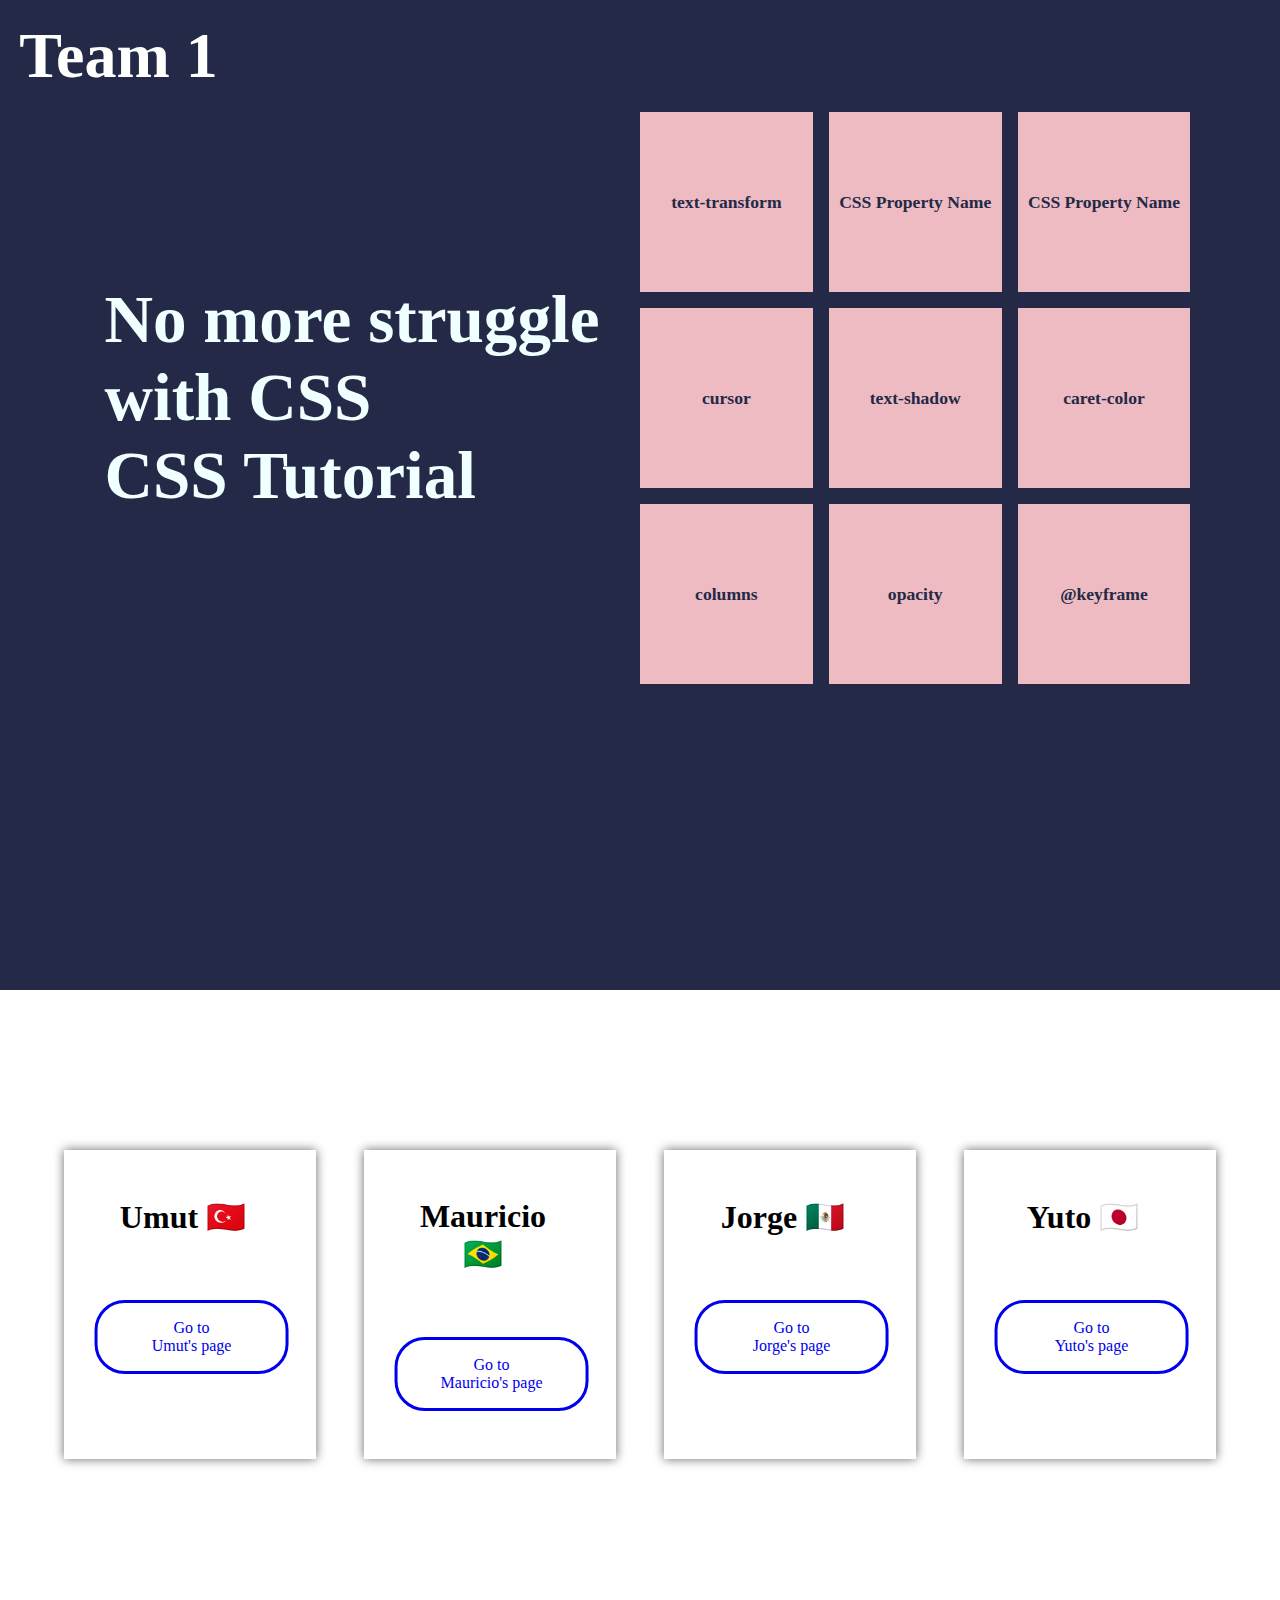
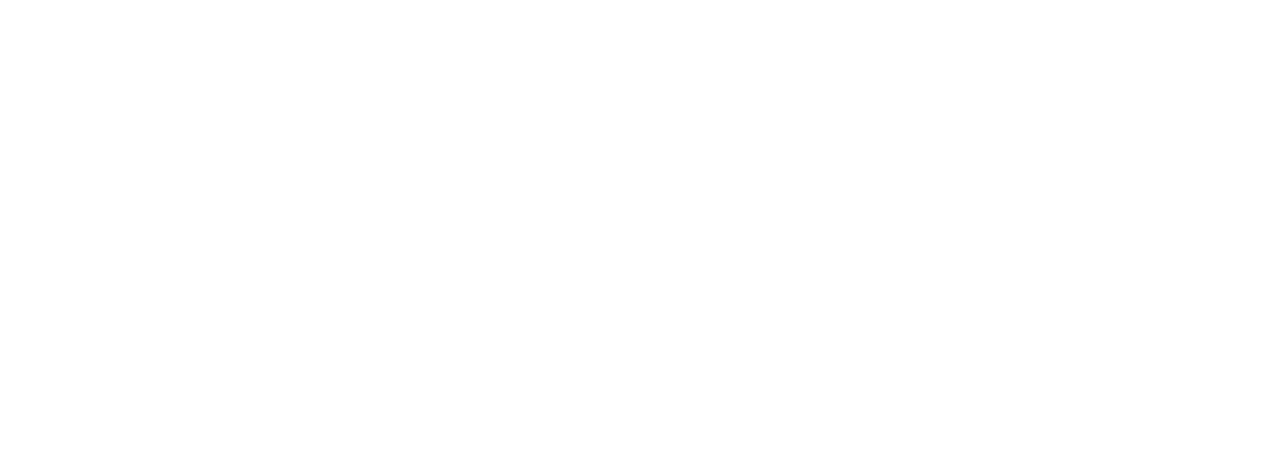
<file: index.html>
<!DOCTYPE html>
<html lang="en">
  <head>
    <meta charset="UTF-8" />
    <meta http-equiv="X-UA-Compatible" content="IE=edge" />
    <meta name="viewport" content="width=device-width, initial-scale=1.0" />
    <title>css-tutorial-main</title>
    <link rel="stylesheet" href="style.css">
  </head>
  <body>
    <main>
        <section class="top-container">
          <h1>Team 1</h1>
          <div class="top-inner">
            <div class="title">
                <h2>No more struggle <Br />with CSS <br />CSS Tutorial</h2>
            </div>
            <div class="inner-box">
              <div class="box">text-transform</div>
              <div class="box">CSS Property Name</div>
              <div class="box">CSS Property Name</div>
              <div class="box">cursor</div>
              <div class="box">text-shadow</div>
              <div class="box">caret-color</div>
              <div class="box">columns</div>
              <div class="box">opacity</div>
              <div class="box">@keyframe</div>
            </div>
          </div>
      </section>
      <section class="bottom-container">
          <div class="bottom__inner">
              <div class="member-card">
                <h3>Umut 🇹🇷</h3>
                <a href="./Umut/umut.html">Go to <br /> Umut's page</a>
              </div>
              <div class="member-card">
                <h3>Mauricio 🇧🇷</h3>
                <a href="./Mauricio/mauricio.html">Go to <br />Mauricio's page</a>
              </div>
              <div class="member-card">
                <h3>Jorge 🇲🇽</h3>
                <a href="./Jorge/jorge.html">Go to <br />Jorge's page</a>
              </div>
              <div class="member-card">
                <h3>Yuto 🇯🇵</h3>
                <a href="./Yuto/yuto.html">Go to <br />Yuto's page</a>
              </div>
          </div>
      </section>
    </main>
  </body>
</html>
</file>
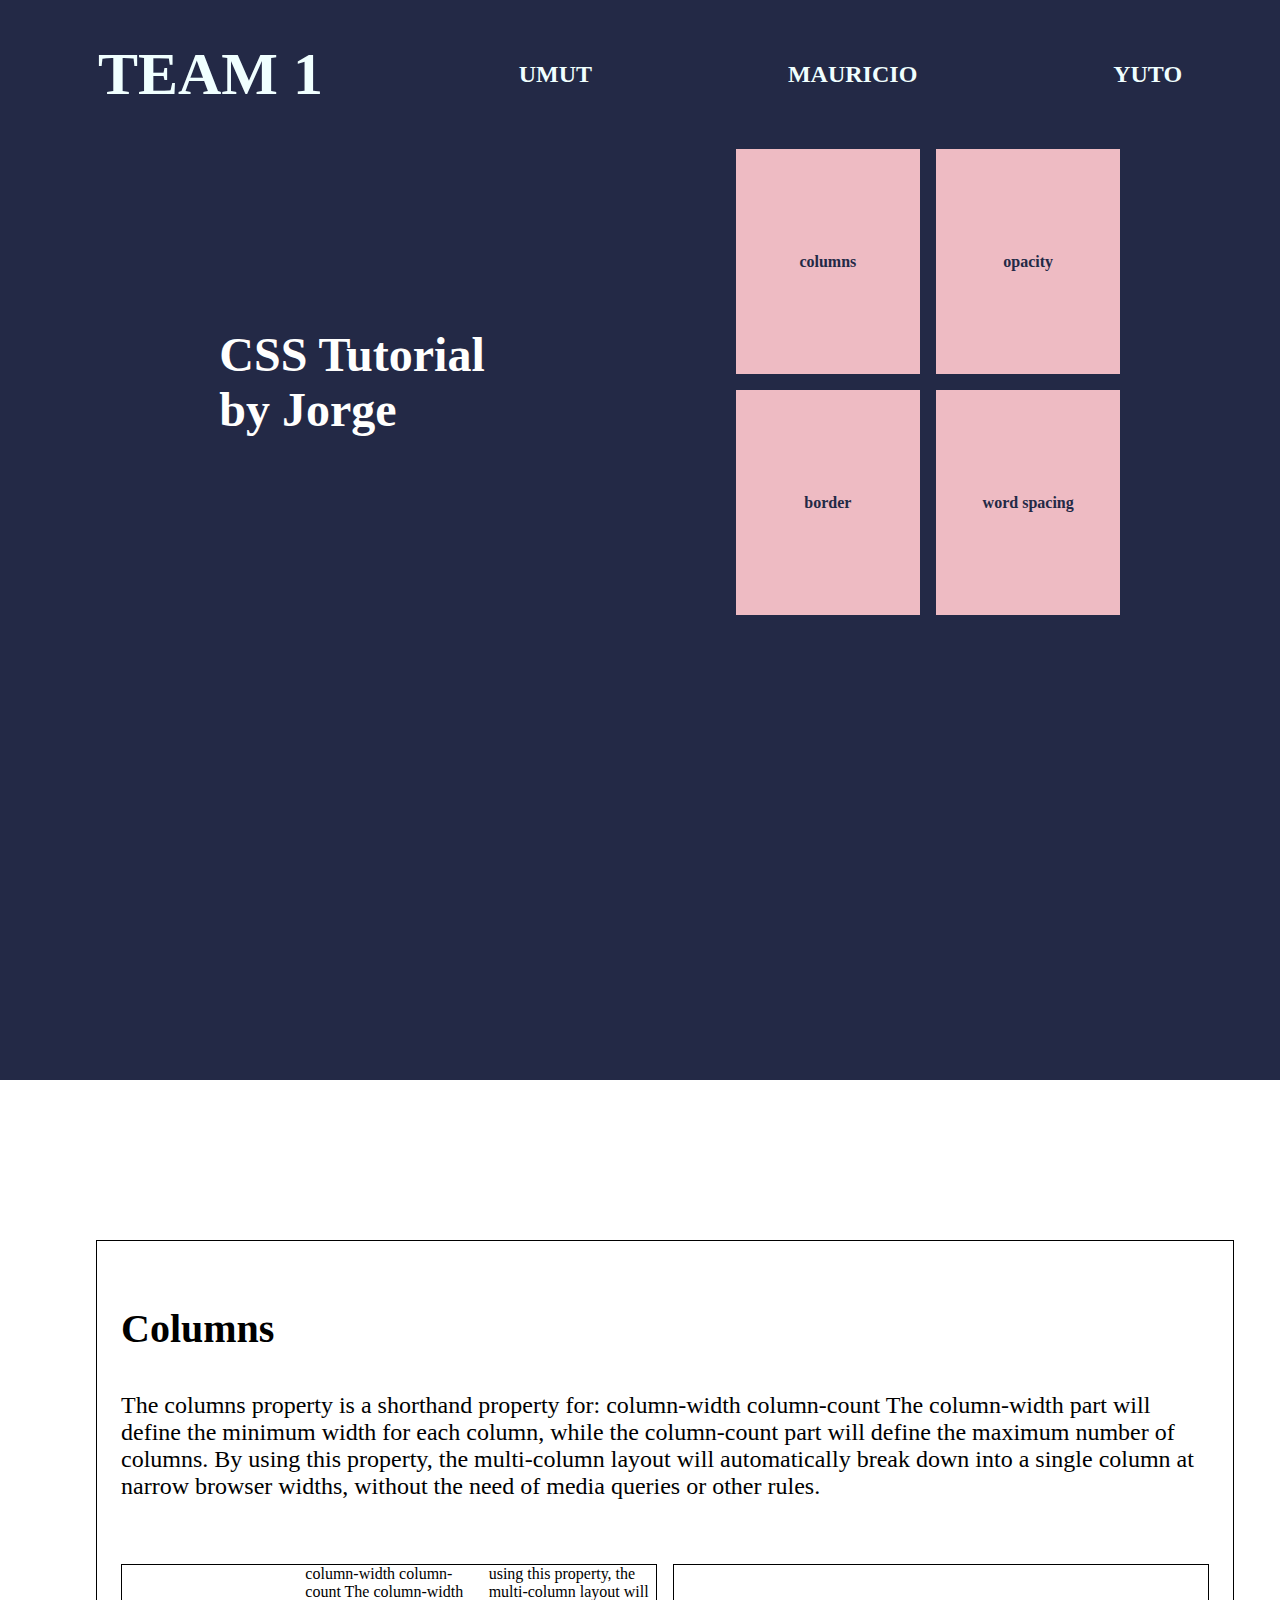
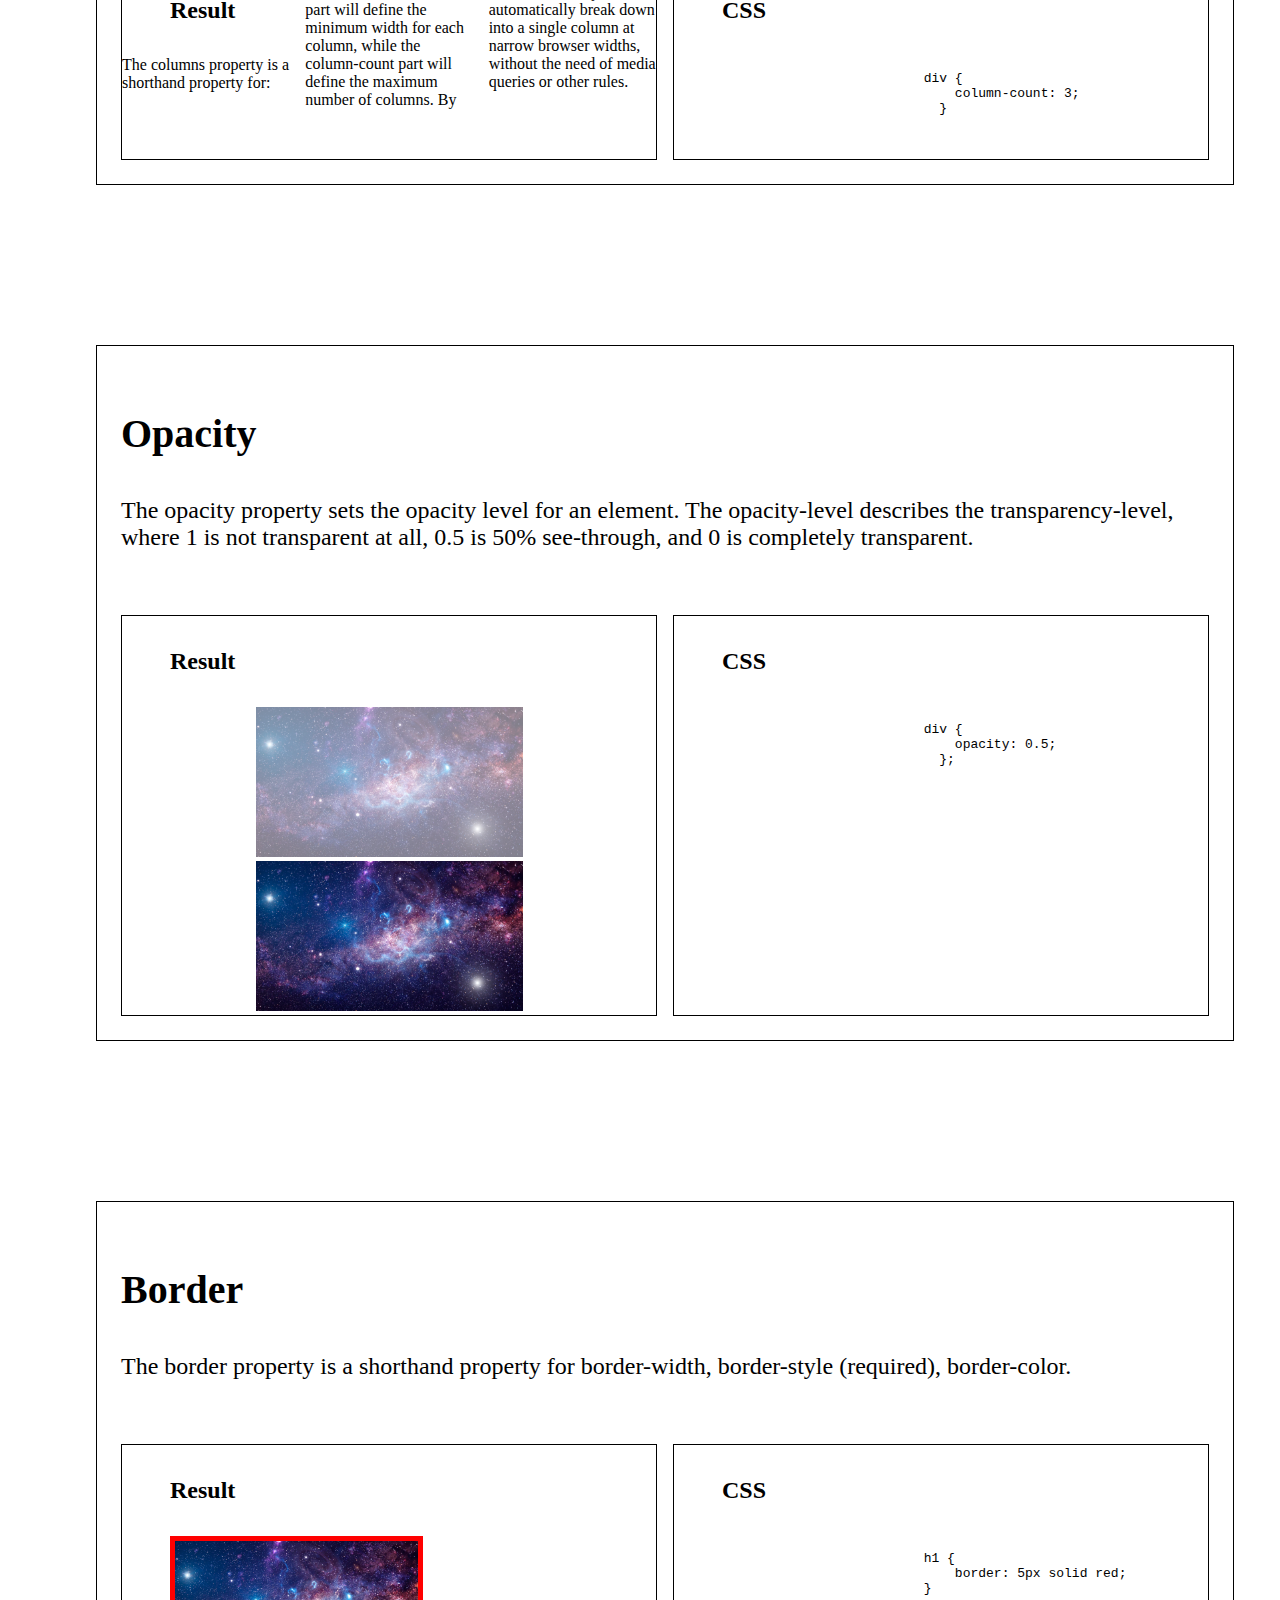
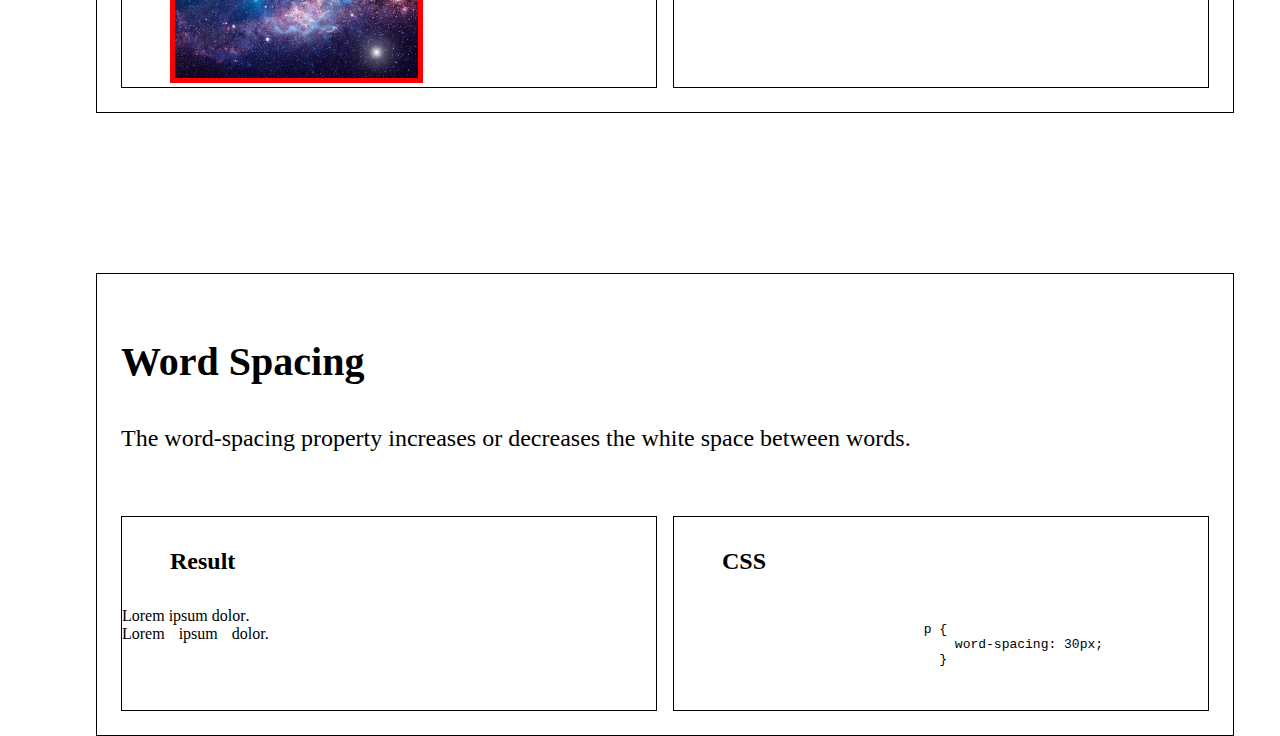
<file: Jorge/jorge.html>
<!DOCTYPE html>
<html lang="en">
<head>
    <meta charset="UTF-8">
    <meta http-equiv="X-UA-Compatible" content="IE=edge">
    <meta name="viewport" content="width=device-width, initial-scale=1.0">
    <title>css-tutorial-jorge</title>
    <link rel="stylesheet" href="./jorge.css">
    <link rel="stylesheet" href="../share.css">
</head>
<body>
    <section class="top-container">
         <div class="top-inner">
             <a href="../index.html"><h1>Team 1</h1></a>
             <a href="../Mauricio/mauricio.html"><span>Umut</span></a>
             <a href="../Jorge/jorge.html"><span>Mauricio</span></a>
             <a href="../Yuto/yuto.html"><span>Yuto</span></a>
         </div>
         <div class="top-title">
             <div class="title">
                 <h2>CSS Tutorial <br />by Jorge</h2>
             </div>
             <div class="property-name-box">
               <div class="box"><span>columns</span></div>
               <div class="box"><span>opacity</span></div>
               <div class="box"><span>border</span></div>
               <div class="box"><span>word spacing</span></div>
             </div>
         </div>
      </section>
      <section class="tutorial">
         <div class="each-tutorial">
            <div class="tutorial-title">
                <h3>Columns</h3>
            </div>
            <div class="tutorial-inner">
                <div class="tutorial-explanation">
                    <span>The columns property is a shorthand property for: column-width column-count The column-width part will define the minimum width for each column, while the column-count part will define the maximum number of columns. By using this property, the multi-column layout will automatically break down into a single column at narrow browser widths, without the need of media queries or other rules.</span>
                </div>
                <div class="tutorial-box">
                    <div class="tutorial-result">
                        <div class="columnas">
                        <h4>Result</h4>
                        <span>The columns property is a shorthand property for:

column-width
column-count
The column-width part will define the minimum width for each column, while the column-count part will define the maximum number of columns. By using this property, the multi-column layout will automatically break down into a single column at narrow browser widths, without the need of media queries or other rules.</span>
</div>                    
</div>
                    <div class="tutorial-code">
                        <h4>CSS</h4>
                        <pre>
                            <code>
                                div {
                                    column-count: 3;
                                  }
                            </code>
                        </pre>
                    </div>
                </div>
            </div>
        </div>
         <div class="each-tutorial">
            <div class="tutorial-title">
                <h3>Opacity</h3>
            </div>
            <div class="tutorial-inner">
                <div class="tutorial-explanation">
                    <span>The opacity property sets the opacity level for an element.

                        The opacity-level describes the transparency-level, where 1 is not transparent at all, 0.5 is 50% see-through, and 0 is completely transparent.</span>
                </div>
                <div class="tutorial-box">
                    <div class="tutorial-result">
                        <h4>Result</h4>

                            <div class="mask-result">
                                <img src="../images/galaxy.jpg" alt="galaxia" class="galaxy1">
                                <img src="../images/galaxy.jpg" alt="galaxia2" class="galaxy2">
                            </div>
                    </div>
                    <div class="tutorial-code">
                        <h4>CSS</h4>
                        <pre>
                            <code>
                                div {
                                    opacity: 0.5;
                                  };
                            </code>
                        </pre>
                    </div>
                </div>
            </div>
        </div>
         <div class="each-tutorial">
            <div class="tutorial-title">
                <h3>Border</h3>
            </div>
            <div class="tutorial-inner">
                <div class="tutorial-explanation">
                    <span>The border property is a shorthand property for
                        border-width,
                        border-style (required),
                        border-color.
                    </span>
                </div>
                <div class="tutorial-box">
                    <div class="tutorial-result">
                        <h4>Result</h4>
                        <span>
                            <div class="p-result">
                            <img src="../images/galaxy.jpg" alt="galaxia" class="galaxy3">

                            </div>
                        </span>
                    </div>
                    <div class="tutorial-code">
                        <h4>CSS</h4>
                        <pre>
                            <code>
                                h1 {
                                    border: 5px solid red;
                                }
                            </code>
                        </pre>
                    </div>
                </div>
            </div>
        </div>
         <div class="each-tutorial">
            <div class="tutorial-title">
                <h3>Word Spacing</h3>
            </div>
            <div class="tutorial-inner">
                <div class="tutorial-explanation">
                    <span>The word-spacing property increases or decreases the white space between words.</span>
                </div>
                <div class="tutorial-box">
                    <div class="tutorial-result">
                        <h4>Result</h4>
                        <div class="kerning">
                            Lorem ipsum dolor.
                        </div>
                        <div class="kerning2">
                            Lorem ipsum dolor.
                        </div>
                    </div>
                    <div class="tutorial-code">
                        <h4>CSS</h4>
                        <pre>
                            <code>
                                p {
                                    word-spacing: 30px;
                                  }
                            </code>
                        </pre>
                    </div>
                </div>
            </div>
        </div>
      </section>
</body>
</html>
</file>
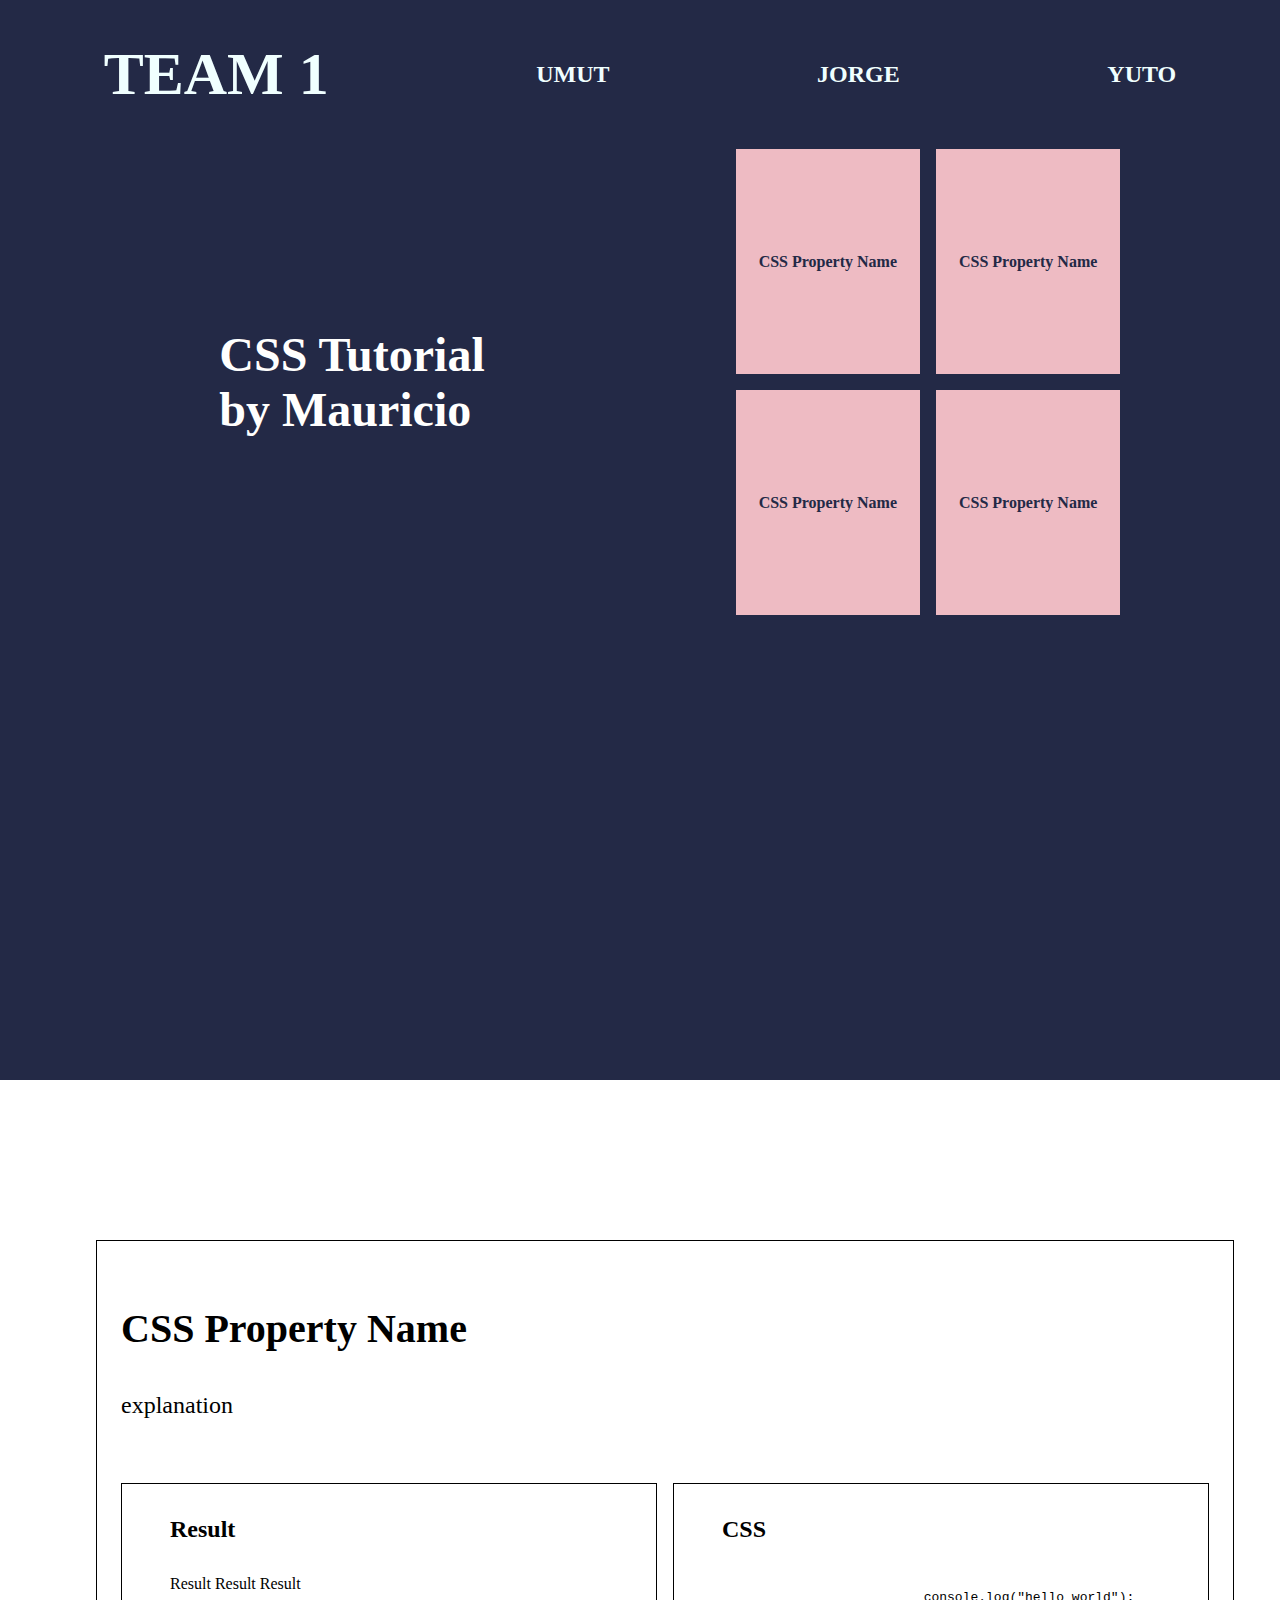
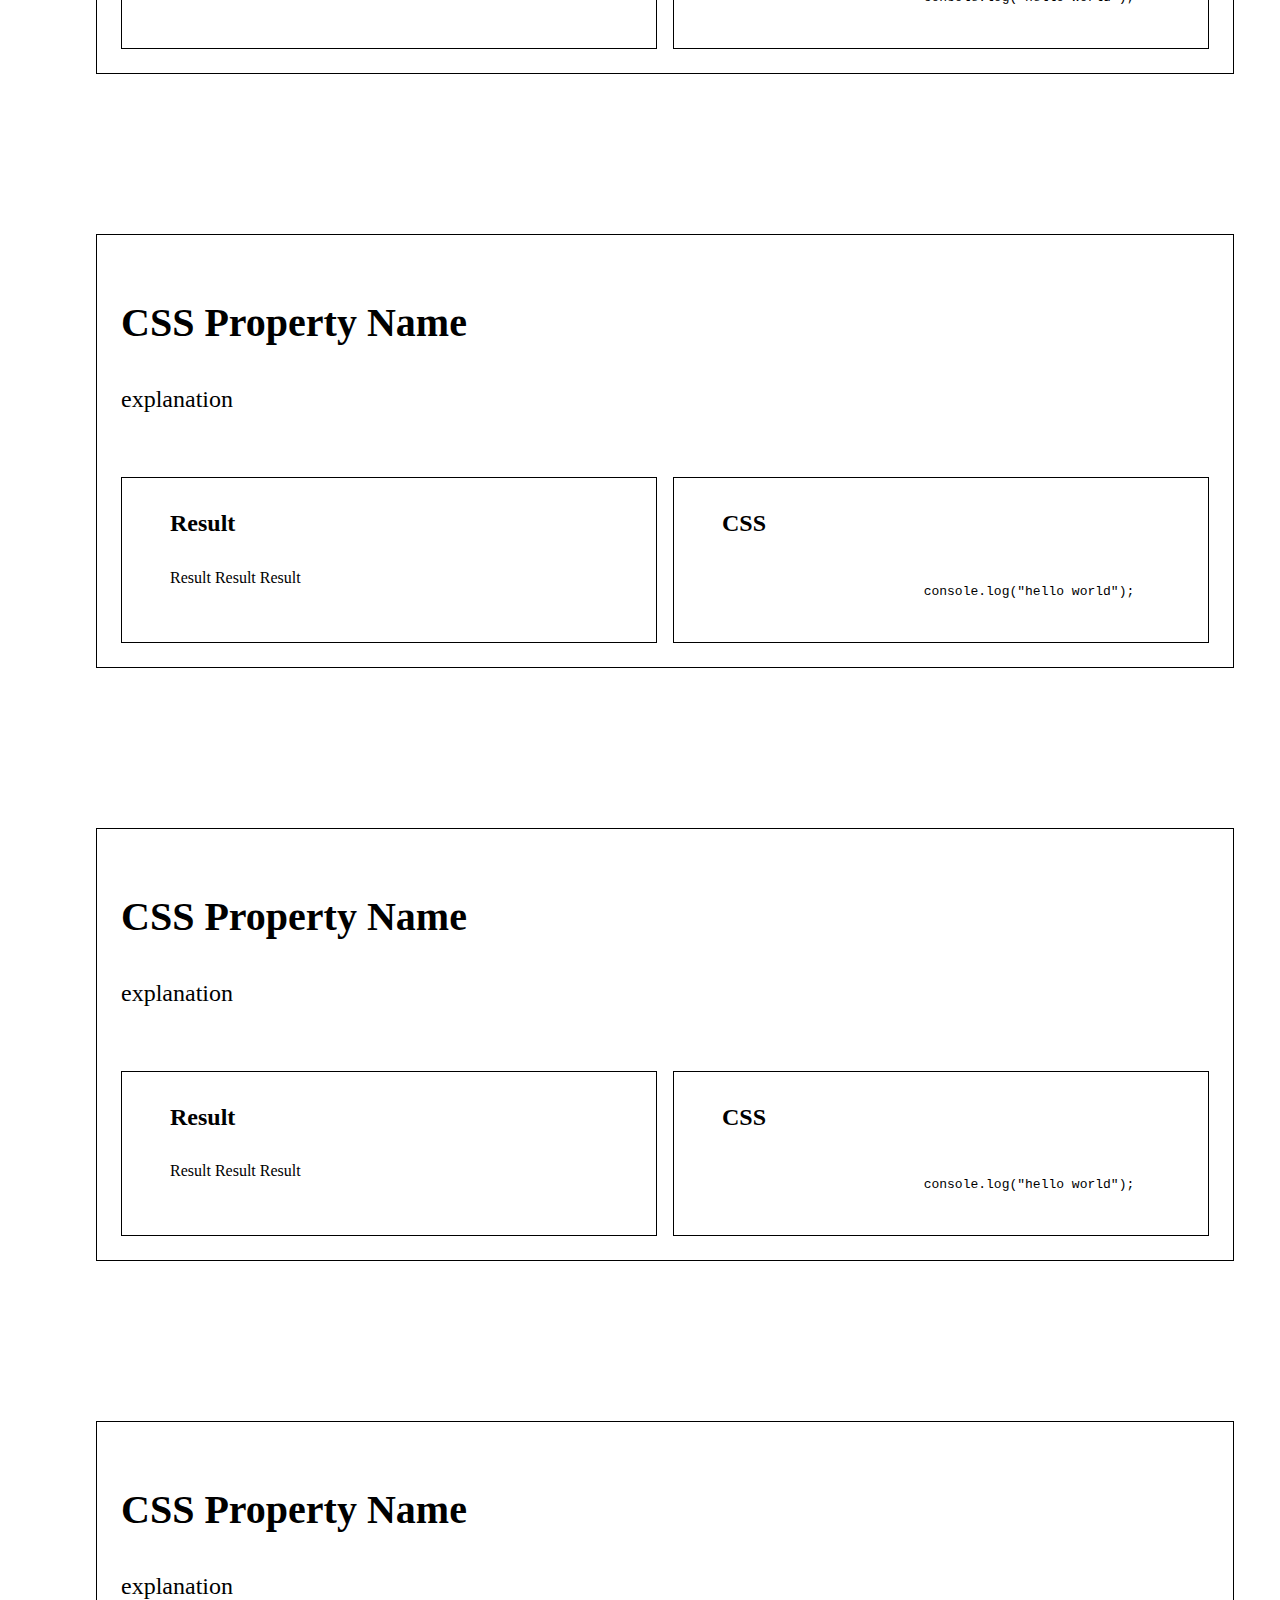
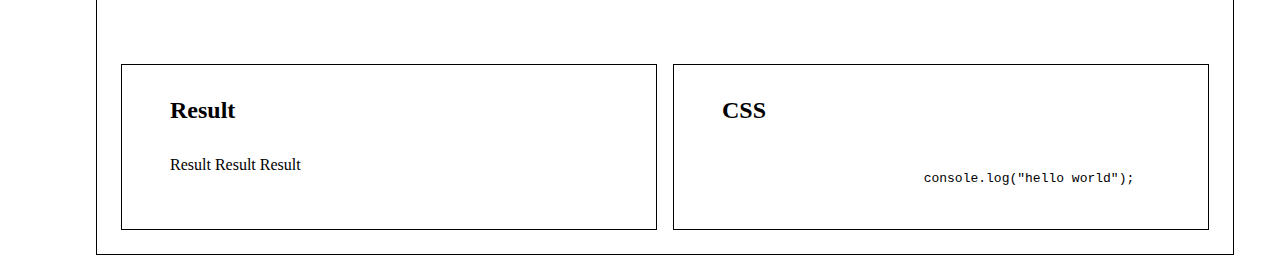
<file: Mauricio/mauricio.html>
<!DOCTYPE html>
<html lang="en">
<head>
    <meta charset="UTF-8">
    <meta http-equiv="X-UA-Compatible" content="IE=edge">
    <meta name="viewport" content="width=device-width, initial-scale=1.0">
    <title>css-tutorial-mauricio</title>
    <link rel="stylesheet" href="../share.css">
</head>
<body>
    <section class="top-container">
         <div class="top-inner">
             <a href="../index.html"><h1>Team 1</h1></a>
             <a href="../Umut/umut.html"><span>Umut</span></a>
             <a href="../Jorge/jorge.html"><span>Jorge</span></a>
             <a href="../Yuto/yuto.html"><span>Yuto</span></a>
         </div>
         <div class="top-title">
             <div class="title">
                 <h2>CSS Tutorial <br />by Mauricio</h2>
             </div>
             <div class="property-name-box">
               <div class="box"><span>CSS Property Name</span></div>
               <div class="box"><span>CSS Property Name</span></div>
               <div class="box"><span>CSS Property Name</span></div>
               <div class="box"><span>CSS Property Name</span></div>
             </div>
         </div>
      </section>
      <section class="tutorial">
         <div class="each-tutorial">
            <div class="tutorial-title">
                <h3>CSS Property Name</h3>
            </div>
            <div class="tutorial-inner">
                <div class="tutorial-explanation">
                    <span>explanation</span>
                </div>
                <div class="tutorial-box">
                    <div class="tutorial-result">
                        <h4>Result</h4>
                        <span>Result Result Result</span>
                    </div>
                    <div class="tutorial-code">
                        <h4>CSS</h4>
                        <pre>
                            <code>
                                console.log("hello world");
                            </code>
                        </pre>
                    </div>
                </div>
            </div>
        </div>
         <div class="each-tutorial">
            <div class="tutorial-title">
                <h3>CSS Property Name</h3>
            </div>
            <div class="tutorial-inner">
                <div class="tutorial-explanation">
                    <span>explanation</span>
                </div>
                <div class="tutorial-box">
                    <div class="tutorial-result">
                        <h4>Result</h4>
                        <span>Result Result Result</span>
                    </div>
                    <div class="tutorial-code">
                        <h4>CSS</h4>
                        <pre>
                            <code>
                                console.log("hello world");
                            </code>
                        </pre>
                    </div>
                </div>
            </div>
        </div>
         <div class="each-tutorial">
            <div class="tutorial-title">
                <h3>CSS Property Name</h3>
            </div>
            <div class="tutorial-inner">
                <div class="tutorial-explanation">
                    <span>explanation</span>
                </div>
                <div class="tutorial-box">
                    <div class="tutorial-result">
                        <h4>Result</h4>
                        <span>Result Result Result</span>
                    </div>
                    <div class="tutorial-code">
                        <h4>CSS</h4>
                        <pre>
                            <code>
                                console.log("hello world");
                            </code>
                        </pre>
                    </div>
                </div>
            </div>
        </div>
         <div class="each-tutorial">
            <div class="tutorial-title">
                <h3>CSS Property Name</h3>
            </div>
            <div class="tutorial-inner">
                <div class="tutorial-explanation">
                    <span>explanation</span>
                </div>
                <div class="tutorial-box">
                    <div class="tutorial-result">
                        <h4>Result</h4>
                        <span>Result Result Result</span>
                    </div>
                    <div class="tutorial-code">
                        <h4>CSS</h4>
                        <pre>
                            <code>
                                console.log("hello world");
                            </code>
                        </pre>
                    </div>
                </div>
            </div>
        </div>
      </section>
</body>
</html>
</file>
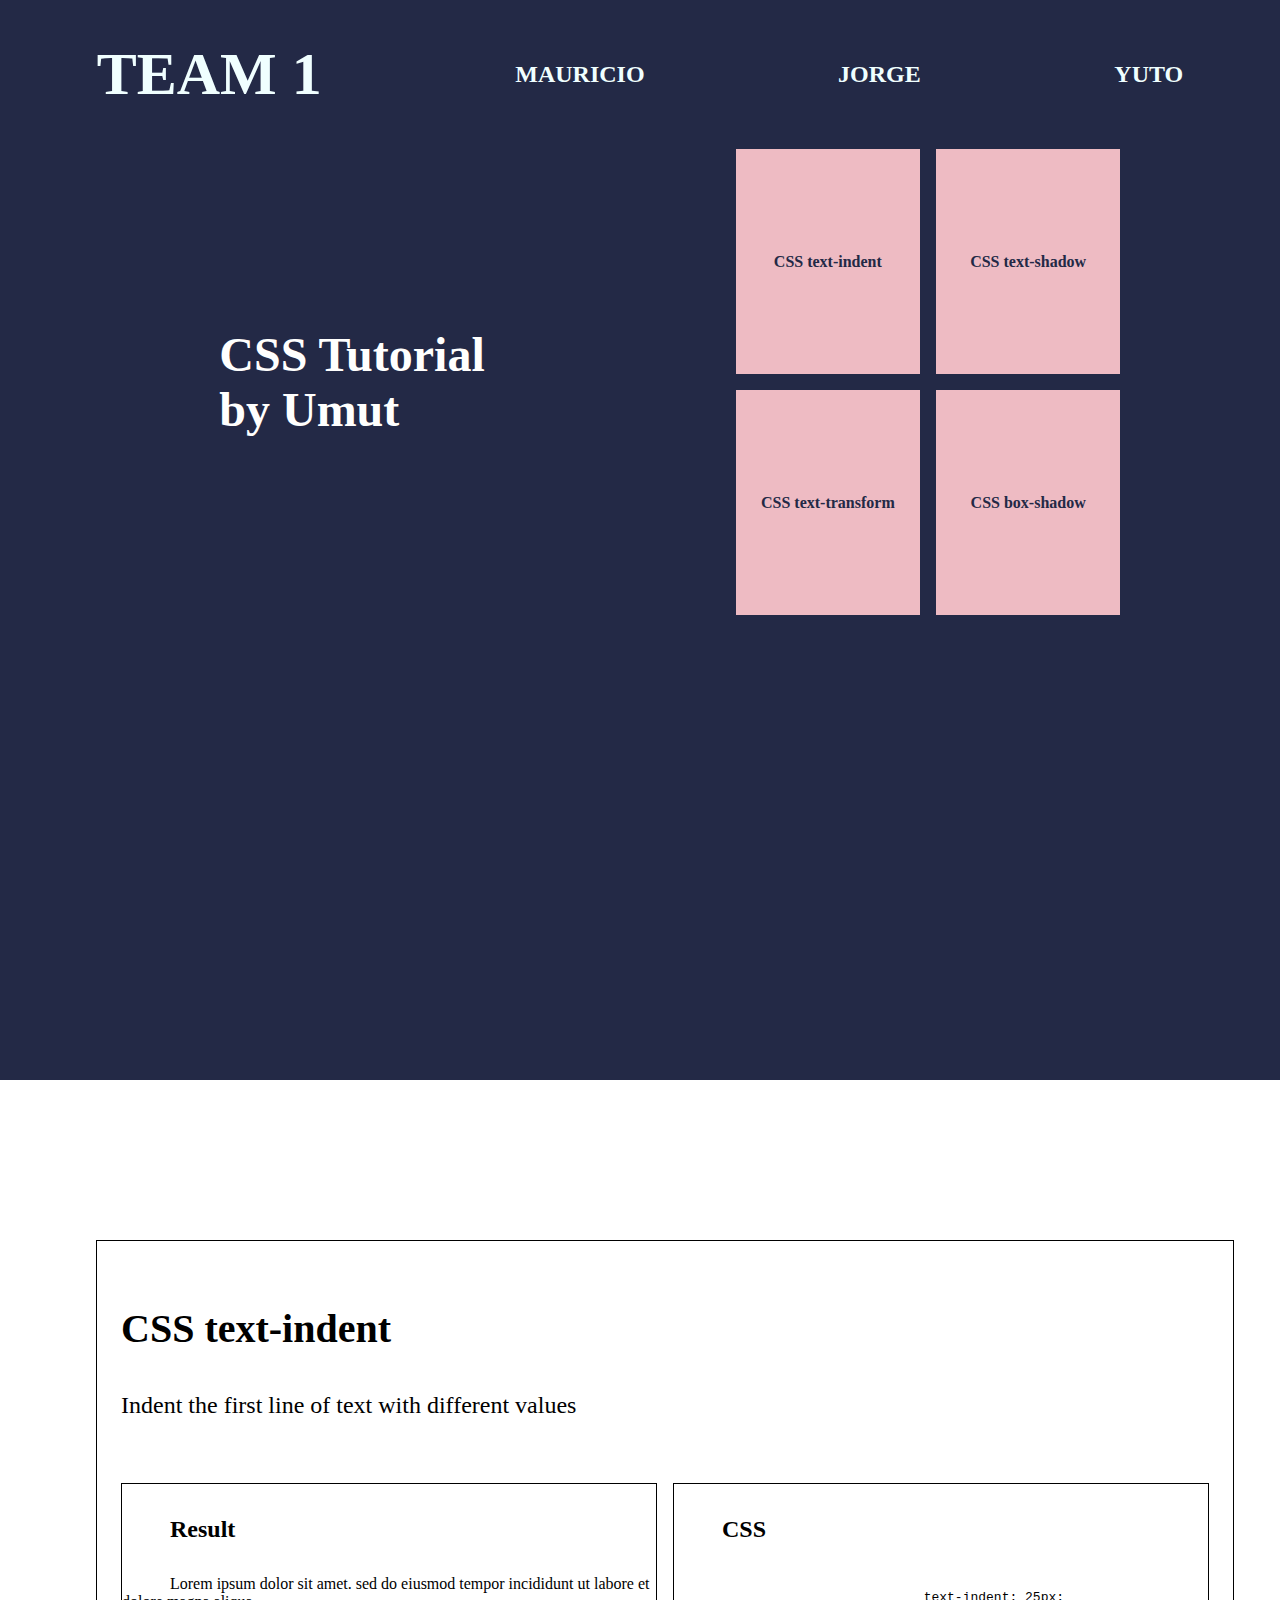
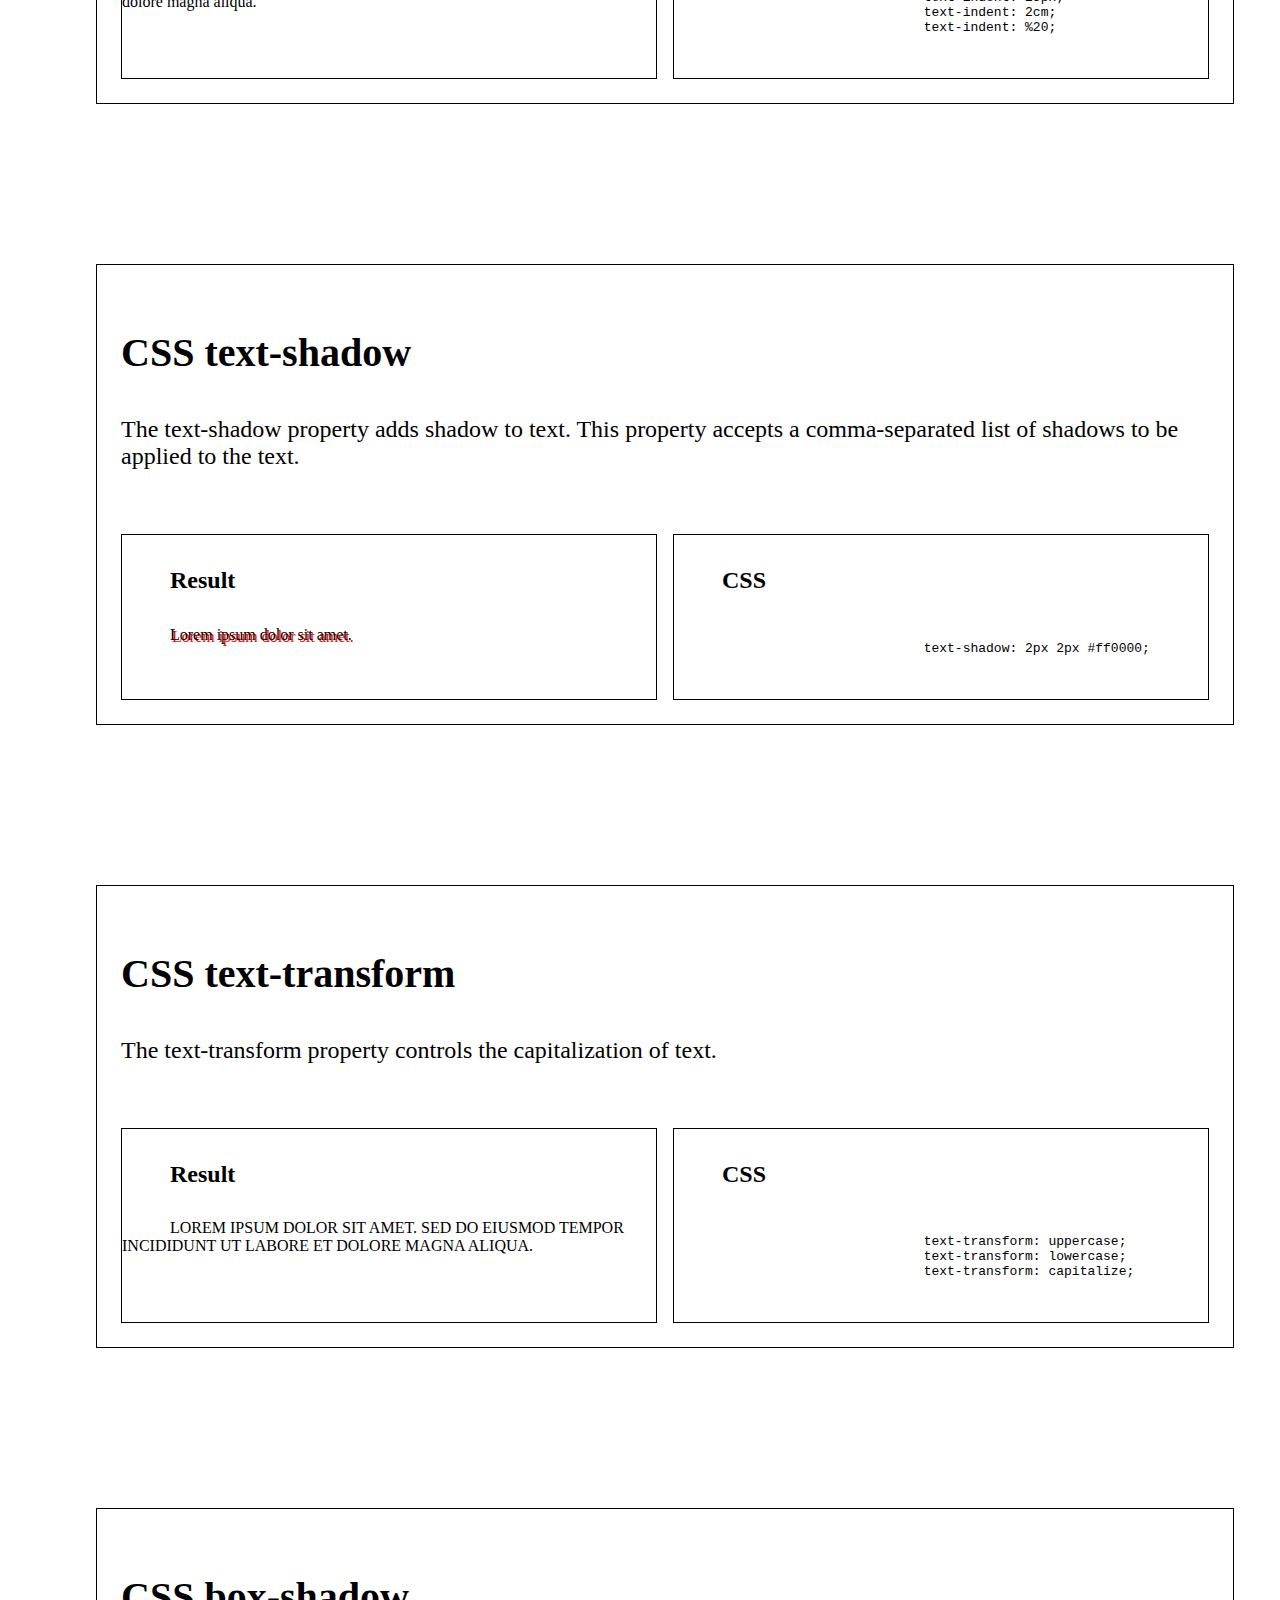
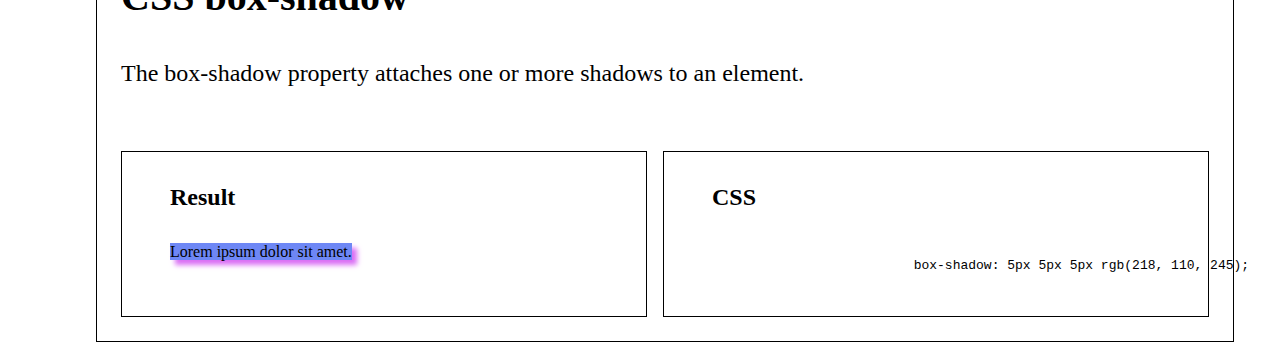
<file: Umut/umut.html>
<!DOCTYPE html>
<html lang="en">

<head>

    <meta charset="UTF-8">
    <meta http-equiv="X-UA-Compatible" content="IE=edge">
    <meta name="viewport" content="width=device-width, initial-scale=1.0">
    <title>css-tutorial-umut</title>
    <link rel="stylesheet" href="./umutcss.css">
    <link rel="stylesheet" href="../share.css">
</head>

<body>
    <section class="top-container">
        <div class="top-inner">
            <a href="../index.html">
                <h1>Team 1</h1>
            </a>
            <a href="../Mauricio/mauricio.html"><span>Mauricio</span></a>
            <a href="../Jorge/jorge.html"><span>Jorge</span></a>
            <a href="../Yuto/yuto.html"><span>Yuto</span></a>
        </div>
        <div class="top-title">
            <div class="title">
                <h2>CSS Tutorial <br />by Umut</h2>
            </div>
            <div class="property-name-box">
                <div class="box"><span>CSS text-indent</span></div>
                <div class="box"><span>CSS text-shadow</span></div>
                <div class="box"><span>CSS text-transform</span></div>
                <div class="box"><span>CSS box-shadow</span></div>
            </div>
        </div>
    </section>
    <section class="tutorial">
        <div class="each-tutorial">
            <div class="tutorial-title">
                <h3>CSS text-indent</h3>
            </div>
            <div class="tutorial-inner">
                <div class="tutorial-explanation">
                    <span>Indent the first line of text with different values
                    </span>
                </div>
                <div class="tutorial-box">
                    <div class="tutorial-result">
                        <h4>Result</h4>
                        <span class="property-1">Lorem ipsum dolor sit amet. sed do eiusmod tempor incididunt ut labore
                            et dolore magna aliqua. </span>
                    </div>
                    <div class="tutorial-code">
                        <h4>CSS</h4>
                        <pre>
                            <code>
                                text-indent: 25px;
                                text-indent: 2cm;
                                text-indent: %20;
                            </code>
                        </pre>
                    </div>
                </div>
            </div>
        </div>
        <div class="each-tutorial">
            <div class="tutorial-title">
                <h3>CSS text-shadow</h3>
            </div>
            <div class="tutorial-inner">
                <div class="tutorial-explanation">
                    <span>The text-shadow property adds shadow to text.
                        This property accepts a comma-separated list of shadows to be applied to the text.</span>
                </div>
                <div class="tutorial-box">
                    <div class="tutorial-result">
                        <h4>Result</h4>
                        <span class="property-2">Lorem ipsum dolor sit amet.</span>
                    </div>
                    <div class="tutorial-code">
                        <h4>CSS</h4>
                        <pre>
                            <code>
                                text-shadow: 2px 2px #ff0000;
                            </code>
                        </pre>
                    </div>
                </div>
            </div>
        </div>
        <div class="each-tutorial">
            <div class="tutorial-title">
                <h3>CSS text-transform</h3>
            </div>
            <div class="tutorial-inner">
                <div class="tutorial-explanation">
                    <span>The text-transform property controls the capitalization of text.</span>
                </div>
                <div class="tutorial-box">
                    <div class="tutorial-result">
                        <h4>Result</h4>
                        <span class="property-3">Lorem ipsum dolor sit amet. sed do eiusmod tempor incididunt ut labore
                            et dolore magna aliqua.</span>
                    </div>
                    <div class="tutorial-code">
                        <h4>CSS</h4>
                        <pre>
                            <code>
                                text-transform: uppercase;
                                text-transform: lowercase;
                                text-transform: capitalize;
                            </code>
                        </pre>
                    </div>
                </div>
            </div>
        </div>
        <div class="each-tutorial">
            <div class="tutorial-title">
                <h3>CSS box-shadow</h3>
            </div>
            <div class="tutorial-inner">
                <div class="tutorial-explanation">
                    <span>The box-shadow property attaches one or more shadows to an element.</span>
                </div>
                <div class="tutorial-box">
                    <div class="tutorial-result">
                        <h4>Result</h4>
                        <span class="property-4" box>Lorem ipsum dolor sit amet.</span>
                    </div>
                    <div class="tutorial-code">
                        <h4>CSS</h4>
                        <pre>
                            <code>
                                box-shadow: 5px 5px 5px rgb(218, 110, 245);
                            </code>
                        </pre>
                    </div>
                </div>
            </div>
        </div>
    </section>
</body>

</html>
</file>
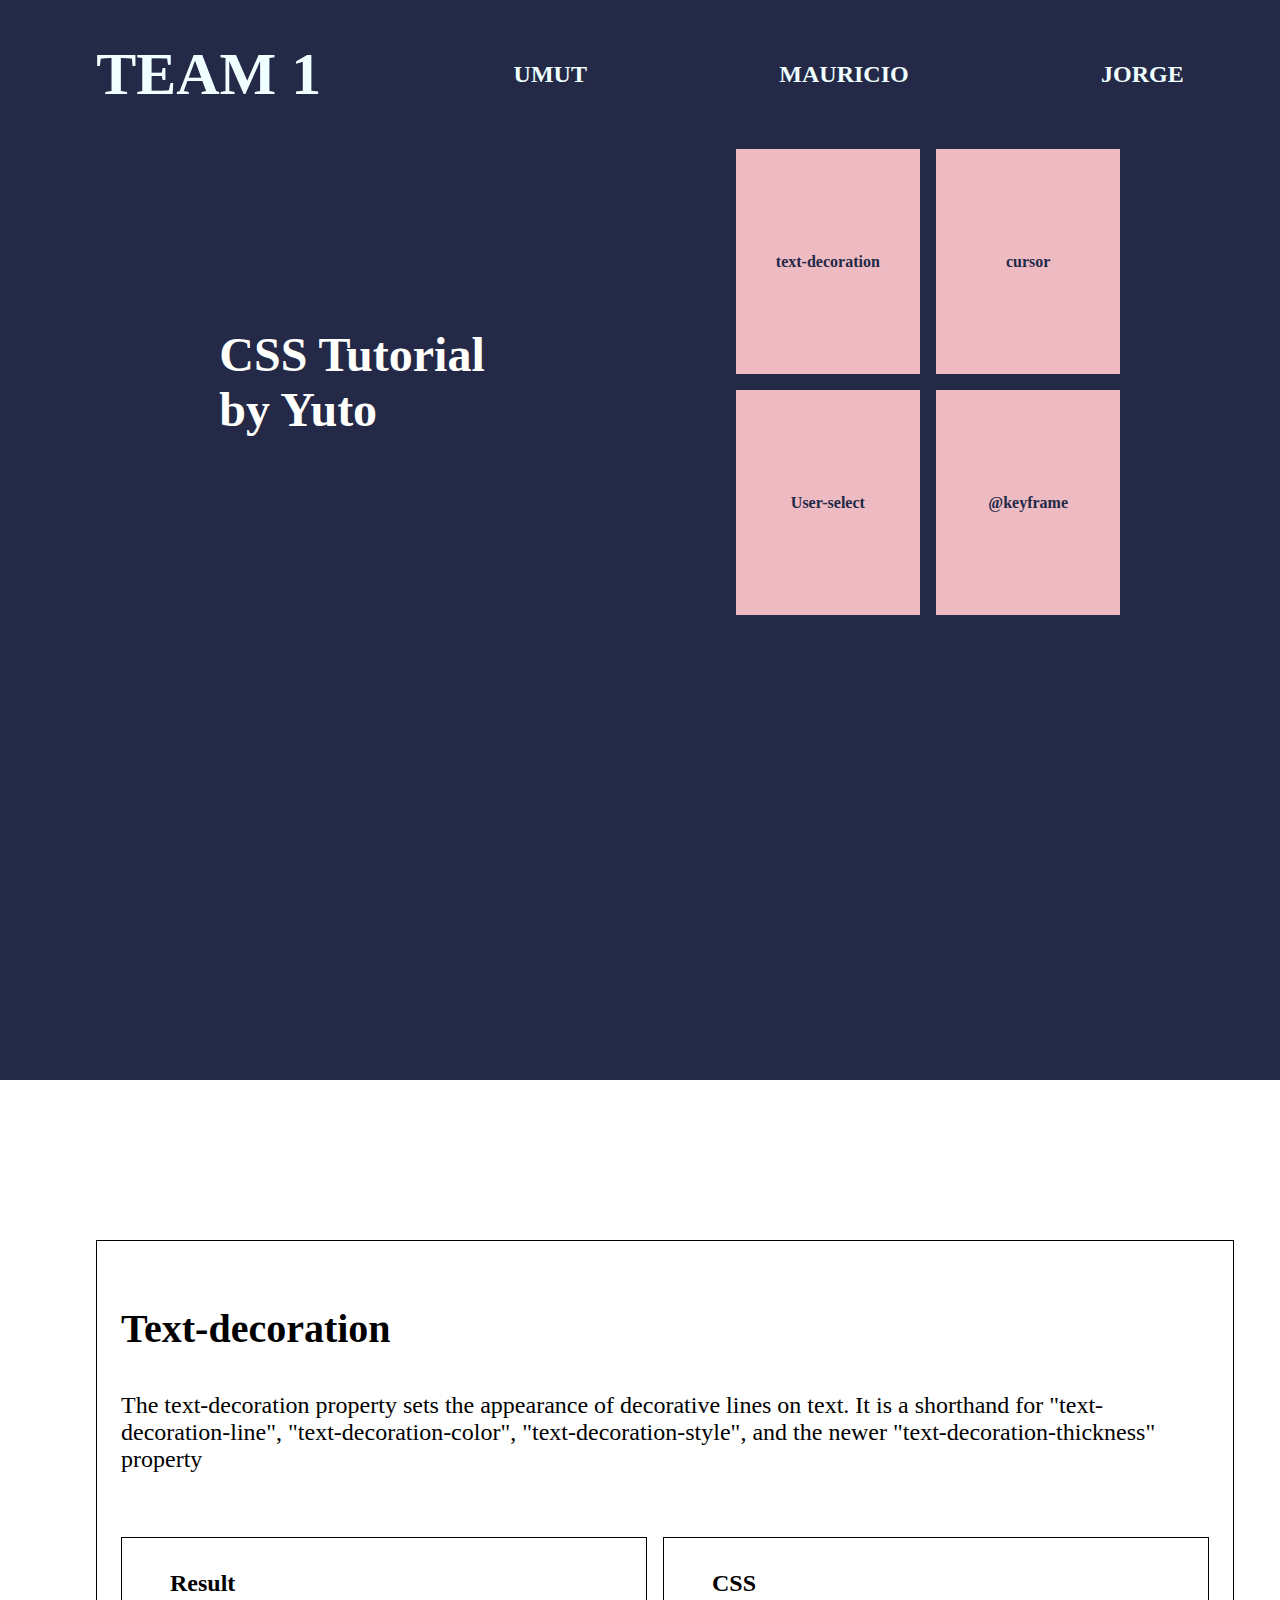
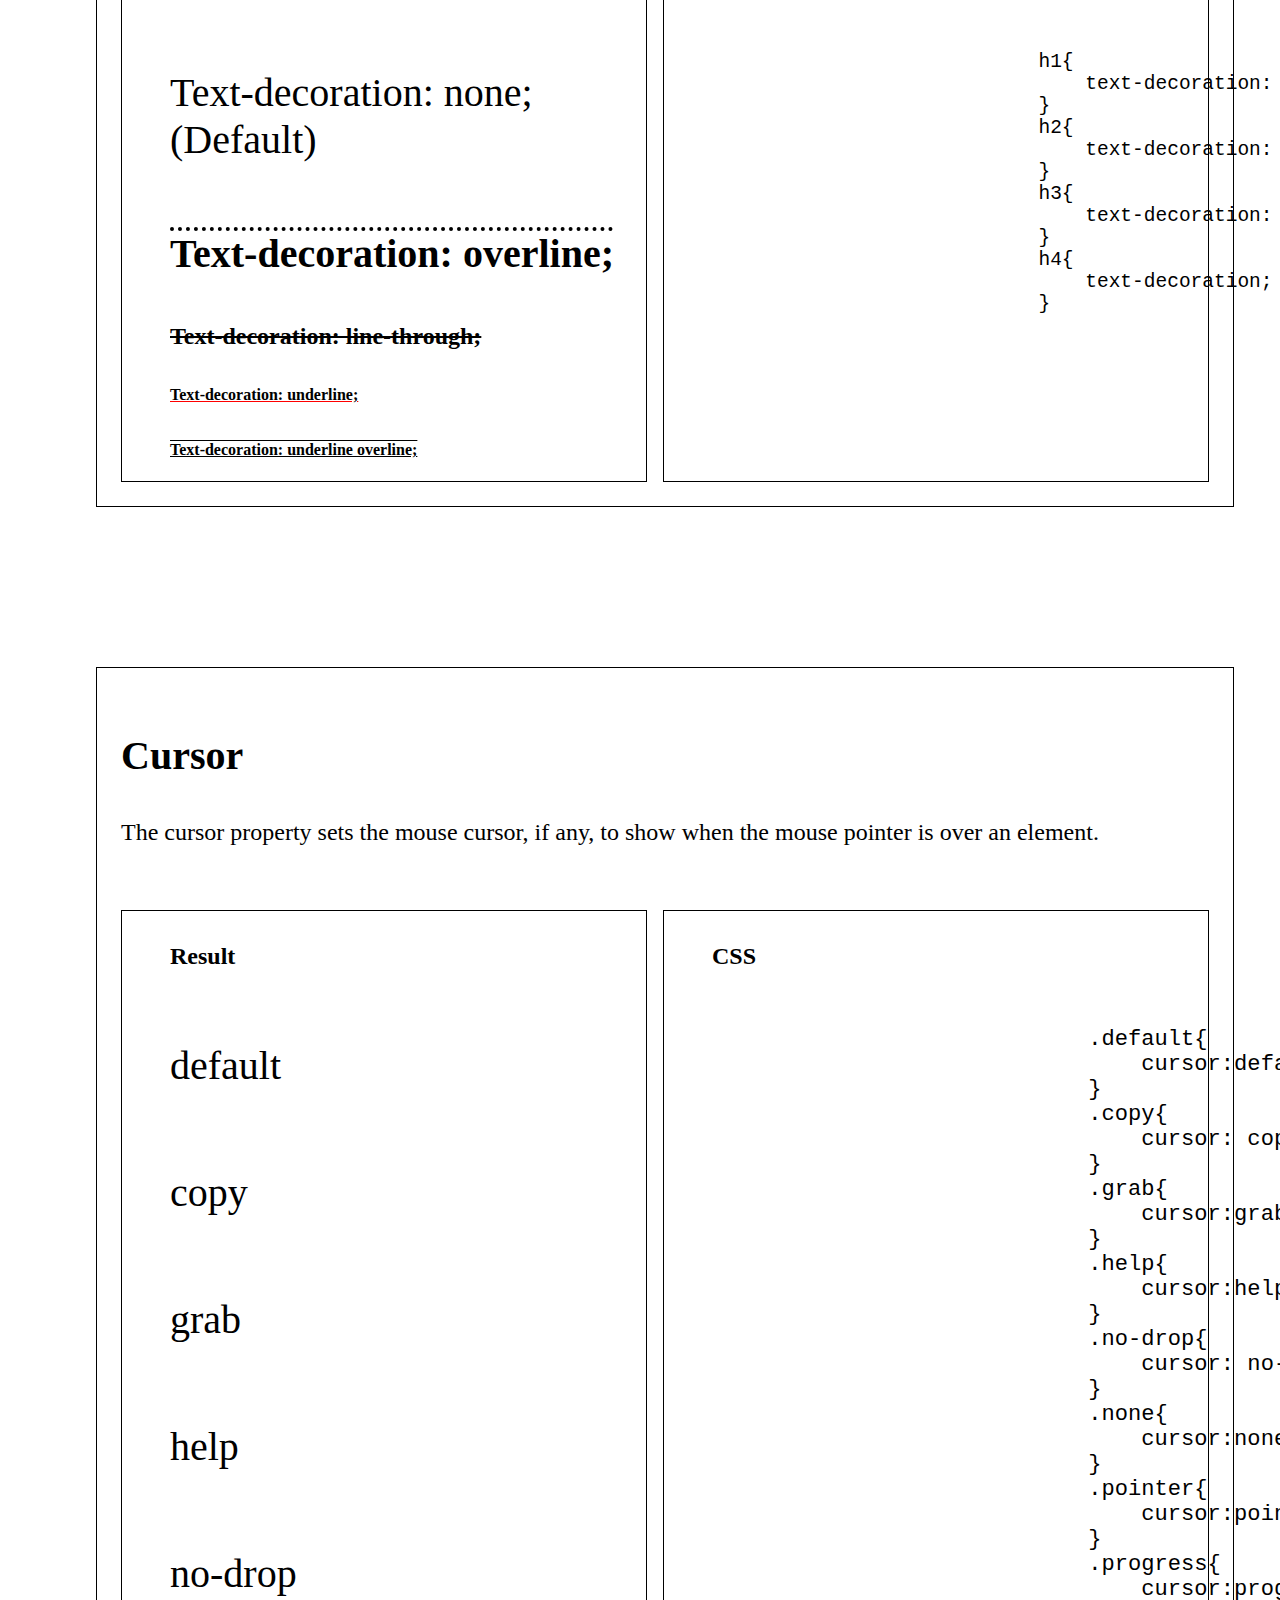
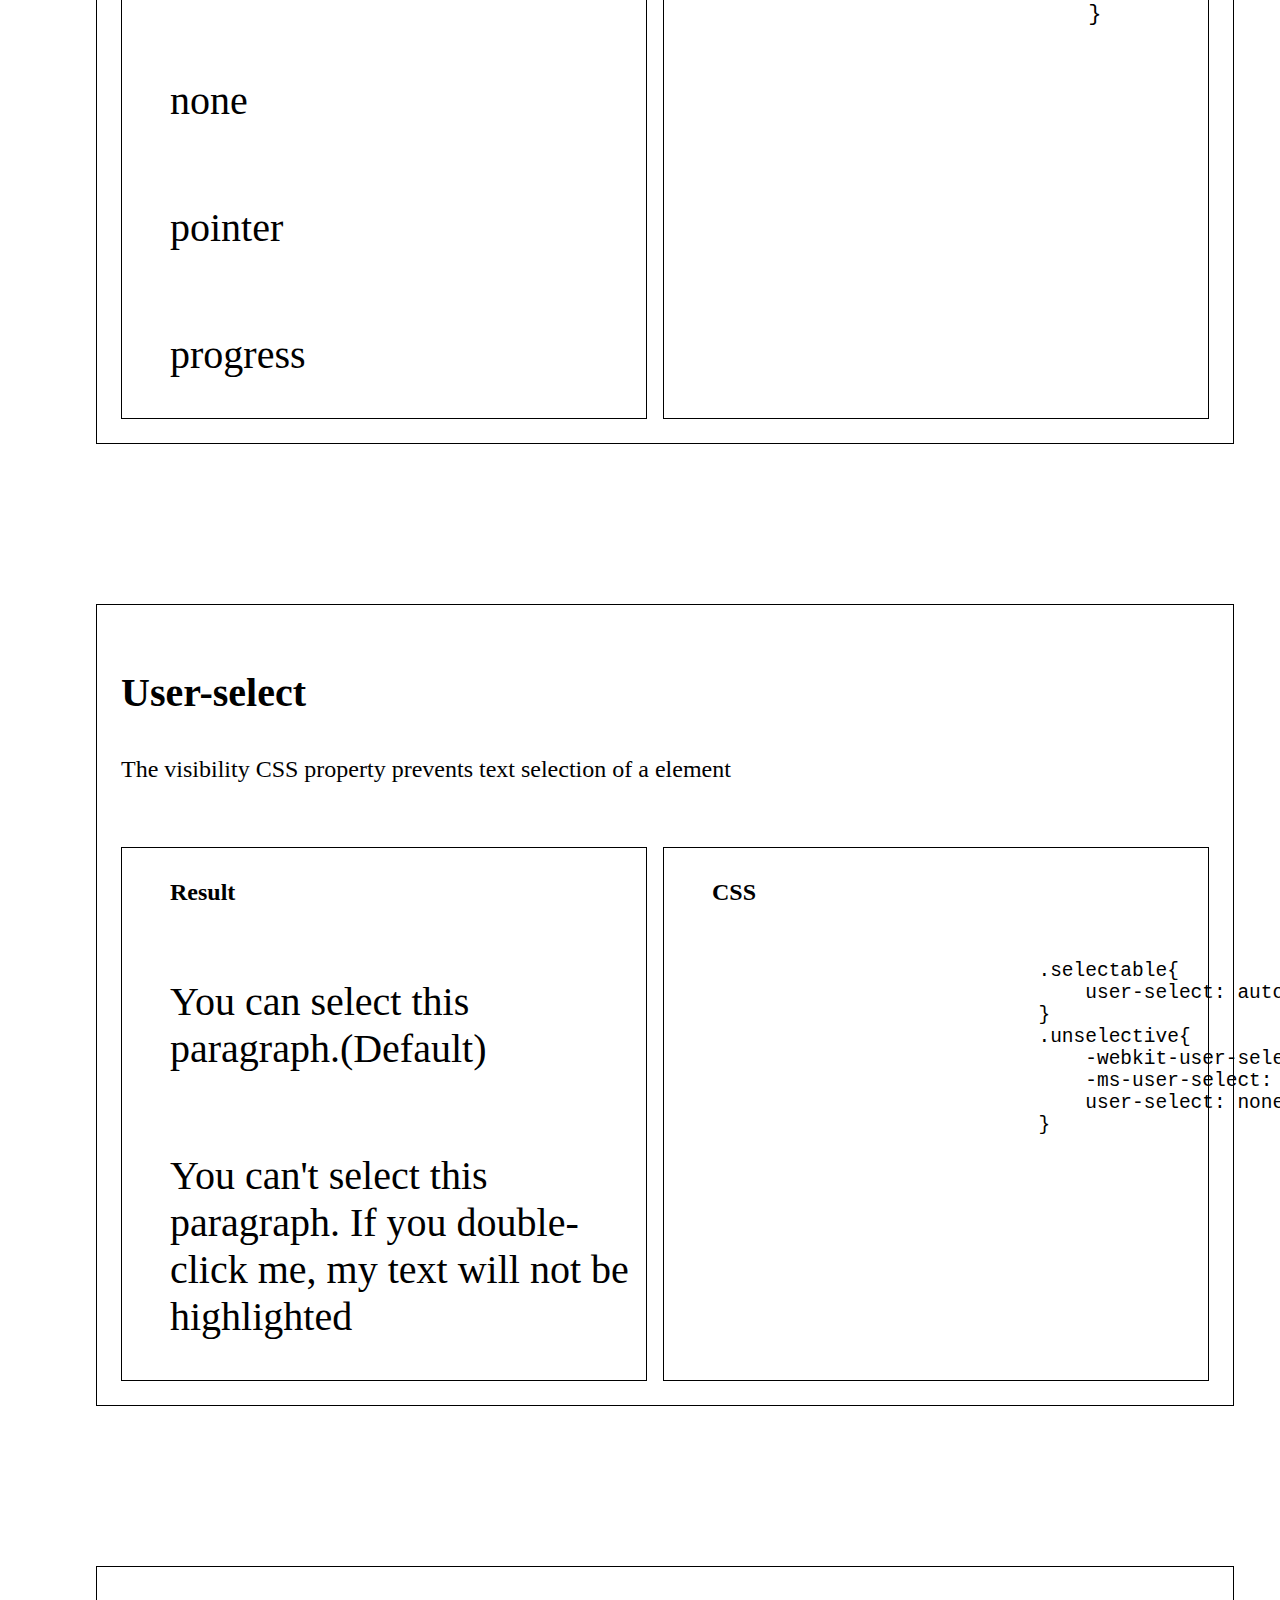
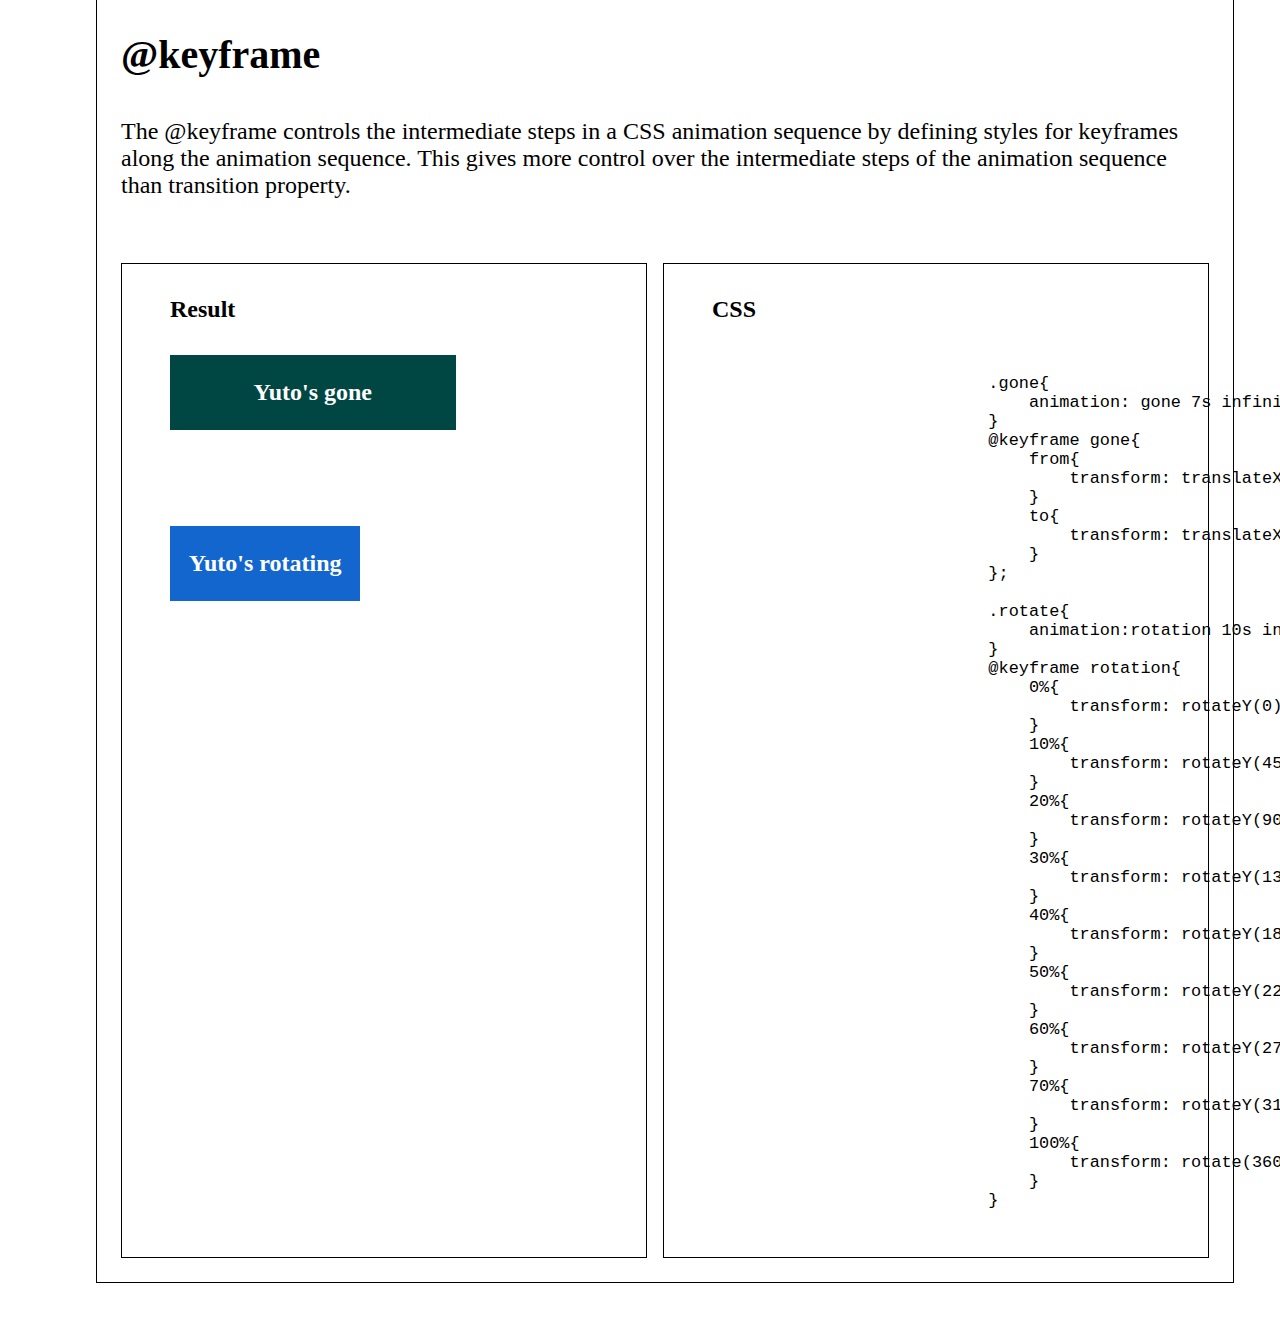
<file: Yuto/yuto.html>
<!DOCTYPE html>
<html lang="en">
<head>
    <meta charset="UTF-8">
    <meta http-equiv="X-UA-Compatible" content="IE=edge">
    <meta name="viewport" content="width=device-width, initial-scale=1.0">
    <title>css-tutorial-yuto</title>
    <link rel="stylesheet" href="./yuto.css">
    <link rel="stylesheet" href="../share.css">
</head>
<body>
     <section class="top-container">
         <div class="top-inner">
             <a href="../index.html"><h1>Team 1</h1></a>
             <a href="../Umut/umut.html"><span>Umut</span></a>
             <a href="../Jorge/jorge.html"><span>Mauricio</span></a>
             <a href="../Yuto/yuto.html"><span>Jorge</span></a>
         </div>
         <div class="top-title">
             <div class="title">
                 <h2>CSS Tutorial <br />by Yuto</h2>
             </div>
             <div class="property-name-box">
               <div class="box"><span>text-decoration</span></div>
               <div class="box"><span>cursor</span></div>
               <div class="box"><span>User-select</span></div>
               <div class="box"><span>@keyframe</span></div>
             </div>
         </div>
      </section>
      <section class="tutorial">
        <div class="each-tutorial">
            <div class="tutorial-title">
                <h3>Text-decoration</h3>
            </div>
            <div class="tutorial-inner">
                <div class="tutorial-explanation">
                    <span>The text-decoration property sets the appearance of decorative lines on text. It is a shorthand for "text-decoration-line", "text-decoration-color", "text-decoration-style", and the newer "text-decoration-thickness" property</span>
                </div>
                <div class="tutorial-box">
                    <div class="tutorial-result">
                        <h4>Result</h4>
                        <span>
                            <p>Text-decoration: none;(Default)</p>
                            <h1>Text-decoration: overline;</h1>
                            <h2>Text-decoration: line-through;</h2>
                            <h3>Text-decoration: underline;</h3>
                            <h4>Text-decoration: underline overline;</h4>
                        </span>
                    </div>
                    <div class="tutorial-code">
                        <h4>CSS</h4>
                        <pre>
                            <code class="decoration-code">
                                h1{
                                    text-decoration: overline dotted;
                                }
                                h2{
                                    text-decoration: line-through;
                                }
                                h3{
                                    text-decoration: underline red;
                                }
                                h4{
                                    text-decoration; underline overline;
                                }
                            </code>
                        </pre>
                    </div>
                </div>
            </div>
        </div>
         <div class="each-tutorial">
            <div class="tutorial-title">
                <h3>Cursor</h3>
            </div>
            <div class="tutorial-inner">
                <div class="tutorial-explanation">
                    <span>The cursor property sets the mouse cursor, if any, to show when the mouse pointer is over an element.</span>
                </div>
                <div class="tutorial-box">
                    <div class="tutorial-result">
                        <h4>Result</h4>
                        <span>
                            <p class="default">default</p>
                            <p class="copy">copy</p>
                            <p class="grab">grab</p>
                            <p class="help">help</p>
                            <p class="no-drop">no-drop</p>
                            <p class="none">none</p>
                            <p class="pointer">pointer</p>
                            <p class="progress">progress</p>
                        </span>
                    </div>
                    <div class="tutorial-code">
                        <h4>CSS</h4>
                        <pre>
                            <code class="cursor-code">
                                .default{
                                    cursor:default;
                                }
                                .copy{
                                    cursor: copy;
                                }
                                .grab{
                                    cursor:grab;
                                }
                                .help{
                                    cursor:help;
                                }
                                .no-drop{
                                    cursor: no-drop;
                                }
                                .none{
                                    cursor:none;
                                }
                                .pointer{
                                    cursor:pointer;
                                }
                                .progress{
                                    cursor:progress;
                                }
                            </code>
                        </pre>
                    </div>
                </div>
            </div>
        </div>
        <div class="each-tutorial">
            <div class="tutorial-title">
                <h3>User-select</h3>
            </div>
            <div class="tutorial-inner">
                <div class="tutorial-explanation">
                    <span>The visibility CSS property prevents text selection of a element</span>
                </div>
                <div class="tutorial-box">
                    <div class="tutorial-result">
                        <h4>Result</h4>
                        <span >
                            <p class="selectable">You can select this paragraph.(Default)</p>
                            <p class="unselectable">You can't select this paragraph. If you double-click me, my text will not be highlighted</p>
                        </span>
                    </div>
                    <div class="tutorial-code">
                        <h4>CSS</h4>
                        <pre>
                            <code class="visibility-code">
                                .selectable{
                                    user-select: auto;
                                }
                                .unselective{
                                    -webkit-user-select: none;(Safari)
                                    -ms-user-select: none; (IE10 or IE11)
                                    user-select: none; (Standard syntax)
                                }
                            </code>
                        </pre>
                    </div>
                </div>
            </div>
        </div>
         <div class="each-tutorial">
            <div class="tutorial-title">
                <h3>@keyframe</h3>
            </div>
            <div class="tutorial-inner">
                <div class="tutorial-explanation">
                    <span>The @keyframe controls the intermediate steps in a CSS animation sequence by defining styles for keyframes along the animation sequence. This gives more control over the intermediate steps of the animation sequence than transition property.</span>
                </div>
                <div class="tutorial-box">
                    <div class="tutorial-result">
                        <h4>Result</h4>
                        <span>
                            <div class="keyframe">Yuto's gone</div>
                            <div class="rotate">Yuto's rotating</div>
                        </span>
                    </div>
                    <div class="tutorial-code">
                        <h4>CSS</h4>
                        <pre>
                            <code class="keyframe-code">
                                .gone{
                                    animation: gone 7s infinite;
                                }
                                @keyframe gone{
                                    from{
                                        transform: translateX(0);
                                    }
                                    to{
                                        transform: translateX(-800px);
                                    }
                                };

                                .rotate{
                                    animation:rotation 10s infinite;
                                }
                                @keyframe rotation{
                                    0%{
                                        transform: rotateY(0);
                                    }
                                    10%{
                                        transform: rotateY(45deg);
                                    }
                                    20%{
                                        transform: rotateY(90deg);
                                    }
                                    30%{
                                        transform: rotateY(135deg);
                                    }
                                    40%{
                                        transform: rotateY(180deg);
                                    }
                                    50%{
                                        transform: rotateY(225deg);
                                    }
                                    60%{
                                        transform: rotateY(270deg);
                                    }
                                    70%{
                                        transform: rotateY(315deg);
                                    }
                                    100%{
                                        transform: rotate(360deg);
                                    }
                                }
                            </code>
                        </pre>
                    </div>
                </div>
            </div>
        </div>
      </section>
</body>
</html>
</file>
<file: style.css>
body{
    margin: 0;
}

h1{
    font-size: 4em;
    margin: 0;
    padding: .3em;
}

.top-container{
    background-color: #232946;
    color: #fffffe;
     height: 110vh;
}

.top-inner{
    display: flex;
    width: 90%;
    justify-content: space-between;
    margin: 0 auto;
}

.title, .inner-box{
    width: 50%;
}

.title{
    color: azure;
    display: flex;
    justify-content: center;
    align-items: center;
    font-weight: 800;
}

.title > h2{
    font-size: 4.2em
}

.inner-box{
    display: flex;
    flex-wrap: wrap;
    gap: 1em;
}

.box{
    width: 30%;
    height: 20vh;
    background-color: #eebbc3;
    color: #232946;
    display: flex;
    justify-content: center;
    align-items: center;
    font-weight: bold;
    font-size: 1.1em;
}

.bottom__inner{
    width: 90%;
    display: flex;
    margin: 0 auto;
    gap: 3em;
}

.bottom-container{
    margin-top: 10em;
    height: 100vh;
}


.member-card{
    box-shadow:0 0 10px #6b6969;
    width: 25%;
    text-align: center;
    padding: 3em;
}

.member-card > h3{
    font-size: 2em;
    margin: 0px;
    margin-bottom: 2em;
    display: block;
    width: 91%;
}

.member-card > a{
    padding: 1em;
    display: block;
    width: 100%;
    border: solid;
    transform: translateX(-9%);
    text-decoration: none;
    border-radius: 30px
}
</file>
<file: Jorge/jorge.css>
.tutorial-result > span{
    display: flex;
    flex-direction: column;
}

.tutorial-result > span > h1{
    text-decoration: overline;
}

.tutorial-result > span > h2{
    text-decoration: line-through;
}


.tutorial-result > span > h3{
    font-size: 1em;
    text-decoration: underline;
}

.tutorial-result > span > h4{
    font-size: 1em;
    margin-left: 0;
    text-decoration: underline overline;
}

.galaxy1 {

width: 50%;
height: 50%;

opacity: calc(50%);
}

.galaxy2 {

    width: 50%;
    height: 50%;
    
    
}

.mask-result {
 
    text-align: center;
}

.copy{
    cursor: copy;
    font-size: 2em;
}

.default{
    cursor: default;
    font-size: 2em;
}

.grab{
    cursor: grab;
    font-size: 2em;
}

.columnas {
    column-count: 3;
}

.help{
    cursor: help;
    font-size: 2em;
}

.no-drop{
    cursor: no-drop;
    font-size: 2em;
}

.galaxy3 {
    height: 50%;
    width: 50%;
    border: 5px solid red;
}

.kerning {
 
font-kerning: none;
}

.kerning2 {
 
   word-spacing: 10px;
    }



.cursor-code, .visibility-code{
    font-size: 1.7em;
}

.visibility-code{
    font-size: 1.5em;
}

.selectable{
    font-size: 2em;
}

.unselective{
    user-select: none;
    font-size: 2em;
}

.keyframe{
    color: #fff;
    background-color: #13cd91;
    width: 60%;
    text-align: center;
    padding: 1em 0;
    font-weight: bold;
    font-size: 1.5em;
    animation: gone 5s infinite;
}

@keyframes gone {
    0%{
        transform: translateX(0);
    }

    100%{
        transform: translateX(-800px);
    }
}
</file>
<file: share.css>
body{
    margin: 0;
}
.top-container{
    background-color: #232946;
    color: #fffffe;
    height: 120vh;
}

.top-inner{
    display: flex;
    justify-content: space-around;
    align-items: center;
}

.top-inner > a{
    text-decoration: none;
    color: azure;
    display: block;
    text-transform: uppercase;
    font-size: 1.5em;
    font-weight: 800;
}

h1{
    font-size: 2.5em;
}

.top-title{
    width: 90%;
    display: flex;
    justify-content: space-between;
    margin: 0 auto;
}

.title{
    display: flex;
    justify-content: center;
    align-items: center;
    width: 50%;
    font-size: 2em;
}

.property-name-box{
    width: 50%;
    display: flex;
    justify-content: center;
    flex-wrap: wrap;
    gap: 1em
}

.box{
    width: 32%;
    height: 25vh;
    background-color: #eebbc3;
    color: #232946;
    display: flex;
    justify-content: center;
    align-items: center;
    font-weight: bold;
}

.tutorial{
    width: 85%;
    display: flex;
    justify-content: center;
    flex-direction: column;
    margin: 0 auto;
    gap: 10em
}

.tutorial-inner{
    display: flex;
    flex-direction: column;
    gap: 4em;
}

.tutorial-box{
    display: flex;
    column-gap: 1em;
}

.tutorial-explanation > span{
    font-size: 1.5em;
}

.each-tutorial{
    width: 100%;
    border: solid 1px black;
    padding: 1.5em
}

.each-tutorial:first-child{
    margin-top: 10em;
}

h3{
    font-size: 2.5em;
}

h4{
    font-size: 1.5rem;
    margin-left: 2em;
}



.tutorial-result, .tutorial-code{
    border: solid 1px black;
    width: 50%;
}

.tutorial-result > span, .tutorial-code > span{
    margin-left: 3em;
}
</file>
<file: Umut/umutcss.css>
.property-1 {
  text-indent: 25px;
}

.property-2 {
    text-shadow: 2px 2px #ff0000;
}

.property-3 {
    text-transform: uppercase;
}

.property-4 {
    background-color:rgb(110, 135, 245);
    box-shadow: 5px 5px 5px rgb(218, 110, 245);
}
</file>
<file: Yuto/yuto.css>
.tutorial-result > span{
    display: flex;
    flex-direction: column;
}

.tutorial-result > span > p{
    font-size: 2.5em;
    text-decoration: none;

}

.tutorial-result > span > h1{
    text-decoration: overline dotted;
}

.tutorial-result > span > h2{
    text-decoration: line-through;
}


.tutorial-result > span > h3{
    font-size: 1em;
    text-decoration: underline red;
}

.tutorial-result > span > h4{
    font-size: 1em;
    margin-left: 0;
    text-decoration: underline overline;
}

.decoration-code{
    font-size: 1.5em;
}

.copy{
    cursor: copy;
    font-size: 2em;
}

.default{
    cursor: default;
    font-size: 2em;
}

.grab{
    cursor: grab;
    font-size: 2em;
}

.help{
    cursor: help;
    font-size: 2em;
}

.no-drop{
    cursor: no-drop;
    font-size: 2em;
}

.none{
    cursor: none;
    font-size: 2em;
}

.pointer{
    cursor: pointer;
    font-size: 2em;
}

.progress{
    cursor: progress;
    font-size: 2em;
}

.cursor-code, .visibility-code{
    font-size: 1.7em;
}

.visibility-code{
    font-size: 1.5em;
}

.selectable{
    user-select: auto;
    font-size: 2em;
}

.unselective{
    user-select: none;
    font-size: 2em;
}

.keyframe{
    color: #fff;
    background-color: #004643;
    width: 60%;
    text-align: center;
    padding: 1em 0;
    font-weight: bold;
    font-size: 1.5em;
    animation: gone 7s infinite;
}

@keyframes gone {
    from{
        transform: translateX(0);
    }

    to{
        transform: translateX(-800px);
    }
}

.rotate{
    color: #fff;
    background-color: #1366cd;
    width: 40%;
    text-align: center;
    padding: 1em 0;
    font-weight: bold;
    font-size: 1.5em;
    margin-top: 4em;
    margin-bottom: 4em;
    animation: rotation 10s infinite;
}

@keyframes rotation {
    0%{
        transform: rotateY(0);
    }
    10%{
        transform: rotateY(45deg);
    }
    20%{
        transform: rotateY(90deg);
    }
    30%{
        transform: rotateY(135deg);
    }
    40%{
        transform: rotateY(180deg);
    }
    50%{
        transform: rotateY(225deg);
    }
    60%{
        transform: rotateY(270deg);
    }
    70%{
        transform: rotateY(315deg);
    }
    100%{
        transform: rotate(360deg);
    }
}

.keyframe-code{
    font-size: 1.3em;
}
</file>
